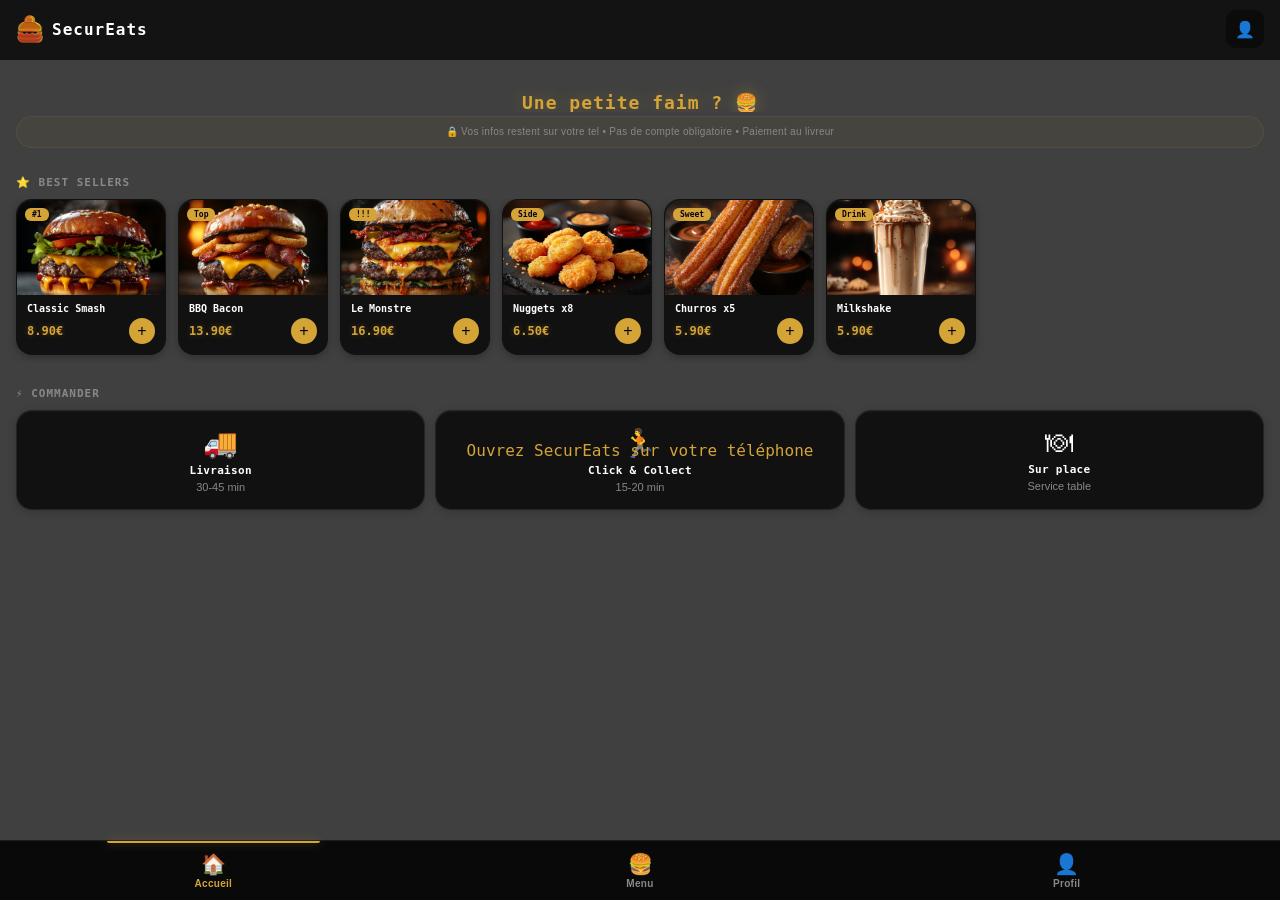
<file: index.html>
<!DOCTYPE html>
<html lang="fr">
<head>
  <meta charset="UTF-8">
  <meta name="viewport" content="width=device-width, initial-scale=1.0, maximum-scale=1.0, user-scalable=no, viewport-fit=cover">
  <meta name="theme-color" content="#000000">
  <meta name="apple-mobile-web-app-capable" content="yes">
  <meta name="apple-mobile-web-app-status-bar-style" content="black-translucent">
  <meta http-equiv="Content-Security-Policy" content="default-src 'self'; script-src 'self'; style-src 'self' 'unsafe-inline' https://fonts.googleapis.com; font-src https://fonts.gstatic.com; img-src 'self' data: blob:; media-src 'self' blob: data:;">
  <title>SecurEats</title>
  <link rel="manifest" href="manifest.json">
  <link rel="stylesheet" href="css/style.css">
</head>
<body>

  <!-- VIDEO BACKGROUND -->
  <video class="video-bg" autoplay muted loop playsinline>
    <source src="img/videoFondSite.mp4" type="video/mp4">
  </video>
  <div class="video-overlay"></div>

  <!-- HOME -->
  <div id="home-screen" class="screen active">
    <div class="header">
      <h1 class="header-title"><img src="img/burger_logo.png" alt="" class="header-logo"> SecurEats</h1>
      <button class="header-btn" id="btn-profile">&#128100;</button>
    </div>
    <!-- Animated taglines -->
    <div class="tagline-wrap">
      <div class="tagline-slider" id="tagline-slider">
        <span class="tagline">Une petite faim ? &#127828;</span>
        <span class="tagline">Une grosse dalle ? &#128293;</span>
        <span class="tagline">Un creux &agrave; minuit ? &#127769;</span>
        <span class="tagline">On g&egrave;re. &#129316;</span>
      </div>
    </div>
    <div class="secure-reminder">
      <span>&#128274;</span> Vos infos restent sur votre tel &bull; Pas de compte obligatoire &bull; Paiement au livreur
    </div>

    <div class="section-label">&#11088; Best sellers</div>
    <div class="carousel-wrapper"><div class="carousel" id="bestseller-carousel"></div></div>
    <div class="section-label">&#9889; Commander</div>
    <div class="quick-actions">
      <button class="quick-card" data-mode="livraison"><span class="qa-icon">&#128666;</span><span class="qa-label">Livraison</span><span class="qa-sub">30-45 min</span></button>
      <button class="quick-card" data-mode="collect"><span class="qa-icon">&#127939;</span><span class="qa-label">Click &amp; Collect</span><span class="qa-sub">15-20 min</span></button>
      <button class="quick-card" data-mode="surplace"><span class="qa-icon">&#127869;</span><span class="qa-label">Sur place</span><span class="qa-sub">Service table</span></button>
    </div>
    <div class="section-label" id="recent-label" style="display:none">&#128230; Mes commandes</div>
    <div class="delivery-list" id="delivery-list"></div>
  </div>

  <!-- MENU -->
  <div id="menu-screen" class="screen">
    <div class="header"><button class="back-btn" id="menu-back">&#8249;</button><h1 class="header-title">Menu</h1><button class="header-btn cart-header-btn" id="menu-cart-btn">&#128722;<span class="mini-badge" id="menu-badge">0</span></button></div>
    <div class="cat-tabs" id="cat-tabs">
      <button class="cat-tab active" data-cat="burgers">&#127828; Burgers</button>
      <button class="cat-tab" data-cat="sides">&#127839; Sides</button>
      <button class="cat-tab" data-cat="desserts">&#127849; Desserts</button>
      <button class="cat-tab" data-cat="boissons">&#129380; Boissons</button>
    </div>
    <div class="app-menu-grid" id="app-menu-grid"></div>
    <div class="floating-cart" id="floating-cart">
      <div class="floating-cart-info"><span class="floating-cart-count" id="fc-count">0</span><span class="floating-cart-total" id="fc-total">0.00 &euro;</span></div>
      <button class="floating-cart-btn" id="fc-btn">Panier &#8250;</button>
    </div>
  </div>

  <!-- CART -->
  <div id="cart-screen" class="screen">
    <div class="header"><button class="back-btn" id="cart-back">&#8249;</button><h1 class="header-title">Panier</h1><div style="width:40px"></div></div>
    <div class="cart-list" id="cart-list"></div>
    <div class="cart-summary" id="cart-summary">
      <div class="cart-sum-row"><span>Sous-total</span><span id="cs-subtotal">0.00 &euro;</span></div>
      <div class="cart-sum-row" id="cs-fee-row"><span>Livraison</span><span id="cs-fee">2.99 &euro;</span></div>
      <div class="cart-sum-row total"><span>Total</span><span id="cs-total">0.00 &euro;</span></div>
    </div>
    <div style="padding:0 20px 120px;"><button class="btn-gold-full" id="btn-to-mode">Continuer</button></div>
  </div>

  <!-- MODE -->
  <div id="mode-screen" class="screen">
    <div class="header"><button class="back-btn" id="mode-back">&#8249;</button><h1 class="header-title">R&eacute;cup&eacute;ration</h1><div style="width:40px"></div></div>
    <div class="mode-selection">
      <button class="mode-card" data-mode="livraison"><span class="mode-icon">&#128666;</span><div><div class="mode-label">Livraison</div><div class="mode-desc">Chez vous en 30-45 min &bull; Vous payez au livreur</div></div></button>
      <button class="mode-card" data-mode="collect"><span class="mode-icon">&#127939;</span><div><div class="mode-label">Click &amp; Collect</div><div class="mode-desc">Pr&ecirc;t en 15-20 min &bull; Vous r&eacute;cup&eacute;rez au comptoir</div></div></button>
      <button class="mode-card" data-mode="surplace"><span class="mode-icon">&#127869;</span><div><div class="mode-label">Sur place</div><div class="mode-desc">On vous sert &agrave; table</div></div></button>
    </div>
  </div>

  <!-- CHECKOUT -->
  <div id="checkout-screen" class="screen">
    <div class="header"><button class="back-btn" id="checkout-back">&#8249;</button><h1 class="header-title" id="checkout-title">Vos infos</h1><div style="width:40px"></div></div>
    <div class="form-wrap">
      <div class="chosen-mode-bar" id="chosen-mode-bar"></div>
      <div class="form-group"><label class="form-label">Pr&eacute;nom</label><input class="form-input" id="f-name" type="text" placeholder="Votre pr&eacute;nom"></div>
      <div class="form-group"><label class="form-label">T&eacute;l&eacute;phone</label><input class="form-input" id="f-phone" type="tel" placeholder="+33 6 12 34 56 78"></div>
      <div class="form-group" id="fg-address"><label class="form-label">Adresse de livraison</label><textarea class="form-textarea" id="f-address" placeholder="Adresse, code porte, &eacute;tage..."></textarea></div>
      <div class="form-group" id="fg-table" style="display:none"><label class="form-label">N&deg; de table</label><input class="form-input" id="f-table" type="number" min="1" placeholder="12"></div>
      <div class="form-group"><label class="form-label">Instructions</label><input class="form-input" id="f-notes" type="text" placeholder="Allergies, sans sauce..."></div>

      <div class="pay-info" id="pay-info">
        <span class="pay-info-icon">&#128179;</span>
        <div><strong>Vous payez au livreur</strong><br>CB ou esp&egrave;ces &agrave; la porte. Pas besoin d'enregistrer votre carte.</div>
      </div>

      <div class="order-total-bar"><span>Total</span><span id="checkout-total">0.00 &euro;</span></div>
      <button class="btn-gold-full" id="btn-confirm">&#9989; Confirmer la commande</button>
    </div>
  </div>

  <!-- CONFIRMATION -->
  <div id="confirm-screen" class="screen">
    <div class="confirm-wrap">
      <div class="confirm-check">&#9989;</div>
      <h1 class="confirm-title">Commande confirm&eacute;e !</h1>
      <p class="confirm-id" id="confirm-id">#XXXXXXXX</p>
      <div class="confirm-card" id="confirm-card"></div>
      <div class="confirm-eta" id="confirm-eta">
        <span class="eta-icon">&#128666;</span>
        <div><div class="eta-label">Estimation</div><div class="eta-time" id="eta-time"></div></div>
      </div>
      <p class="confirm-note" id="confirm-note"></p>
      <div class="confirm-qr-wrap">
        <p class="confirm-qr-label">QR code s&eacute;curis&eacute; AES-256</p>
        <div class="qr-container-sm"><canvas id="qr-canvas"></canvas></div>
      </div>
      <div class="confirm-share-section">
        <p class="confirm-share-label">&#127873; Un pote qui commande sur Uber ? Rendez-lui service.</p>
        <button class="btn-gold-full" id="btn-share-app">Envoyer le lien &agrave; un ami</button>
      </div>
      <button class="btn-outline" id="btn-go-home">Retour &agrave; l'accueil</button>
    </div>
  </div>

  <!-- PROFILE -->
  <div id="profile-screen" class="screen">
    <div class="header"><button class="back-btn" id="profile-back">&#8249;</button><h1 class="header-title">Profil</h1><div style="width:40px"></div></div>
    <div class="profile-wrap">
      <div class="profile-avatar" id="profile-avatar">?</div>
      <div class="profile-name" id="profile-name">Invit&eacute;</div>
      <p class="profile-sub">Cr&eacute;ez un compte pour l'historique et le parrainage</p>
      <div class="form-group"><label class="form-label">Pr&eacute;nom</label><input class="form-input" id="p-first" type="text" placeholder="Pr&eacute;nom"></div>
      <div class="form-group"><label class="form-label">Email</label><input class="form-input" id="p-email" type="email" placeholder="email@exemple.com"></div>
      <div class="form-group"><label class="form-label">T&eacute;l&eacute;phone</label><input class="form-input" id="p-phone" type="tel" placeholder="+33 6 ..."></div>
      <button class="btn-gold-full" id="btn-save-profile">Sauvegarder</button>
    </div>
  </div>

  <!-- ITEM MODAL -->
  <div class="modal-overlay" id="item-modal">
    <div class="modal">
      <div class="item-modal-emoji" id="im-emoji"></div>
      <h2 class="modal-title" id="im-name"></h2>
      <p class="modal-text" id="im-desc"></p>
      <div class="item-modal-price" id="im-price"></div>
      <div class="item-modal-qty"><button class="qty-circle" id="im-minus">&minus;</button><span class="qty-num" id="im-qty">1</span><button class="qty-circle" id="im-plus">+</button></div>
      <button class="btn-gold-full" id="im-add">Ajouter</button>
    </div>
  </div>

  <!-- BOTTOM NAV -->
  <nav class="bottom-nav" id="bottom-nav">
    <button class="bnav-item active" data-tab="home"><span class="bnav-icon">&#127968;</span><span class="bnav-label">Accueil</span></button>
    <button class="bnav-item" data-tab="menu"><span class="bnav-icon">&#127828;</span><span class="bnav-label">Menu</span></button>
    <button class="bnav-item" data-tab="profile"><span class="bnav-icon">&#128100;</span><span class="bnav-label">Profil</span></button>
  </nav>

  <!-- INSTALL PROMPT -->
  <div class="install-banner" id="install-banner">
    <div class="install-content">
      <img src="img/burger_logo.png" alt="" class="install-logo">
      <div class="install-text">
        <strong>Installer SecurEats</strong>
        <span>Acc&egrave;s rapide, hors-ligne, comme une vraie app</span>
      </div>
    </div>
    <div class="install-actions">
      <button class="install-btn" id="btn-install">Installer</button>
      <button class="install-dismiss" id="btn-install-dismiss">Plus tard</button>
    </div>
  </div>

  <!-- iOS INSTALL GUIDE -->
  <div class="modal-overlay" id="ios-modal">
    <div class="modal ios-guide">
      <img src="img/burger_logo.png" alt="" class="install-logo" style="margin:0 auto 12px;display:block;">
      <h2 class="modal-title">Installer SecurEats</h2>
      <div class="ios-steps">
        <div class="ios-step"><span class="ios-num">1</span> Appuyez sur <strong>Partager</strong> <span class="ios-icon">&#9757;</span></div>
        <div class="ios-step"><span class="ios-num">2</span> Puis <strong>Sur l'&eacute;cran d'accueil</strong></div>
        <div class="ios-step"><span class="ios-num">3</span> Puis <strong>Ajouter</strong></div>
      </div>
      <button class="btn-gold-full" id="btn-ios-ok">Compris</button>
    </div>
  </div>

  <div class="toast" id="toast"></div>
  <script src="js/db.js"></script>
  <script src="js/crypto.js"></script>
  <script src="js/qr.js"></script>
  <script src="js/scanner.js"></script>
  <script src="js/app.js"></script>
</body>
</html>
</file>
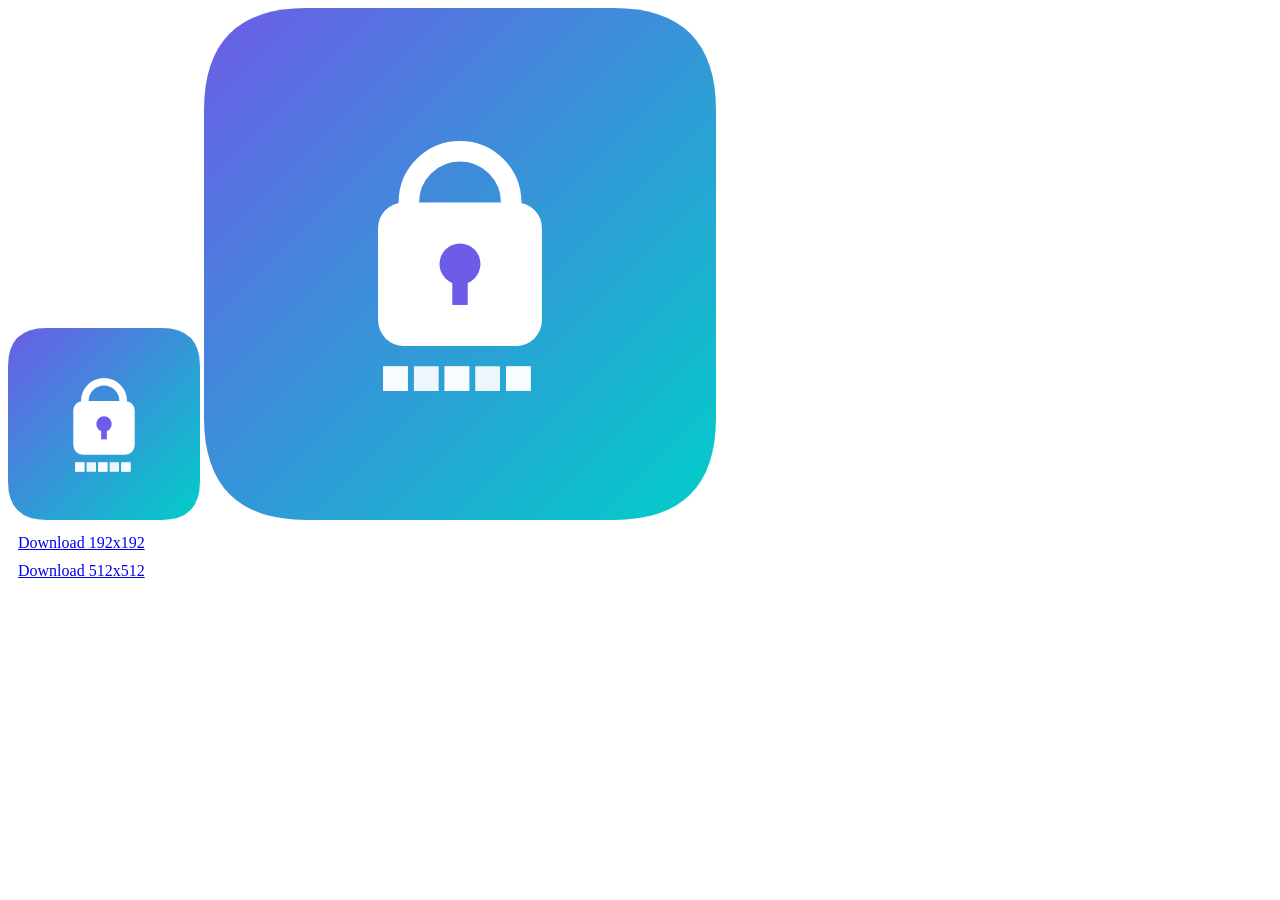
<file: generate-icons.html>
<!DOCTYPE html>
<html>
<head><title>Generate Icons</title></head>
<body>
<canvas id="c192" width="192" height="192"></canvas>
<canvas id="c512" width="512" height="512"></canvas>
<script>
function drawIcon(canvas) {
  const s = canvas.width;
  const ctx = canvas.getContext('2d');

  // Background gradient
  const grad = ctx.createLinearGradient(0, 0, s, s);
  grad.addColorStop(0, '#6c5ce7');
  grad.addColorStop(1, '#00cec9');

  // Rounded rect
  const r = s * 0.2;
  ctx.beginPath();
  ctx.moveTo(r, 0);
  ctx.lineTo(s - r, 0);
  ctx.quadraticCurveTo(s, 0, s, r);
  ctx.lineTo(s, s - r);
  ctx.quadraticCurveTo(s, s, s - r, s);
  ctx.lineTo(r, s);
  ctx.quadraticCurveTo(0, s, 0, s - r);
  ctx.lineTo(0, r);
  ctx.quadraticCurveTo(0, 0, r, 0);
  ctx.fillStyle = grad;
  ctx.fill();

  // Lock icon
  ctx.strokeStyle = 'white';
  ctx.fillStyle = 'white';
  ctx.lineWidth = s * 0.04;
  ctx.lineCap = 'round';

  const cx = s / 2;
  const cy = s * 0.52;
  const bw = s * 0.32;
  const bh = s * 0.28;
  const br = s * 0.05;

  // Lock body
  ctx.beginPath();
  ctx.roundRect(cx - bw/2, cy - bh/2, bw, bh, br);
  ctx.fill();

  // Lock shackle
  const sw = s * 0.2;
  const sh = s * 0.15;
  ctx.beginPath();
  ctx.arc(cx, cy - bh/2, sw/2, Math.PI, 0);
  ctx.stroke();

  // Keyhole
  ctx.fillStyle = '#6c5ce7';
  ctx.beginPath();
  ctx.arc(cx, cy - s*0.02, s * 0.04, 0, Math.PI * 2);
  ctx.fill();
  ctx.fillRect(cx - s*0.015, cy, s*0.03, s*0.06);

  // QR pattern (small)
  const qs = s * 0.06;
  const qx = cx - qs * 2.5;
  const qy = cy + bh/2 + s * 0.04;
  ctx.fillStyle = 'rgba(255,255,255,0.7)';
  for (let i = 0; i < 5; i++) {
    for (let j = 0; j < 5; j++) {
      if ((i + j) % 2 === 0) {
        ctx.fillRect(qx + i * qs, qy, qs * 0.8, qs * 0.8);
      }
    }
  }
}

drawIcon(document.getElementById('c192'));
drawIcon(document.getElementById('c512'));

// Download links
['c192', 'c512'].forEach(id => {
  const c = document.getElementById(id);
  const a = document.createElement('a');
  a.href = c.toDataURL('image/png');
  a.download = `icon-${c.width}.png`;
  a.textContent = `Download ${c.width}x${c.width}`;
  a.style.display = 'block';
  a.style.margin = '10px';
  document.body.appendChild(a);
});
</script>
</body>
</html>
</file>
<file: css/style.css>
/* SecurEats v2 - Neon Miami + Or/Blanc glacé */
@import url('https://fonts.googleapis.com/css2?family=Orbitron:wght@400;500;600;700;800;900&family=Rajdhani:wght@400;500;600;700&display=swap');

:root {
  --gold: #d4a437; --gold-light: #f5d98a; --gold-dark: #b8922e;
  --primary: #d4a437; --primary-dark: #b8922e;
  --accent: #d4a437;
  --danger: #ff4444; --success: #4caf50;
  --ice: #ffffff; --ice-muted: #888888;
  --bg: transparent; --bg-card: rgba(10,10,10,0.85); --bg-input: rgba(20,20,20,0.9); --border: rgba(255,255,255,0.08);
  --radius: 16px; --radius-sm: 10px;
  --shadow: 0 4px 24px rgba(0,0,0,0.4);
  --t: 0.25s ease;
}
*{margin:0;padding:0;box-sizing:border-box;}
html,body{font-family:'Rajdhani',sans-serif;background:var(--bg);color:var(--ice);min-height:100vh;min-height:100dvh;overflow-x:hidden;-webkit-font-smoothing:antialiased;-webkit-tap-highlight-color:transparent;user-select:none;position:relative;}

/* VIDEO BACKGROUND */
.video-bg{position:fixed;top:0;left:0;width:100%;height:100%;object-fit:cover;z-index:-2;}
.video-overlay{position:fixed;top:0;left:0;width:100%;height:100%;background:rgba(0,0,0,0.75);z-index:-1;}

/* SCREENS */
.screen{display:none;flex-direction:column;min-height:100vh;min-height:100dvh;}
.screen.active{display:flex;}

/* WELCOME */
.welcome-wrap{flex:1;display:flex;flex-direction:column;align-items:center;justify-content:center;padding:40px 24px;gap:16px;text-align:center;}
.welcome-logo{width:100px;height:100px;object-fit:contain;filter:drop-shadow(0 0 20px rgba(212,164,55,0.4));}
.welcome-title{font-family:'Orbitron',monospace;font-size:32px;font-weight:800;letter-spacing:3px;background:linear-gradient(135deg,var(--gold),var(--gold-light));-webkit-background-clip:text;-webkit-text-fill-color:transparent;background-clip:text;}
.welcome-sub{color:var(--ice-muted);font-size:15px;line-height:1.5;max-width:300px;}
.welcome-login{font-size:13px;color:var(--ice-muted);margin-top:8px;}
.welcome-login a{color:var(--gold);text-decoration:none;font-weight:600;}

/* BUTTONS */
.btn-gold-full{width:100%;padding:16px;border-radius:var(--radius-sm);border:none;background:linear-gradient(135deg,var(--gold),var(--gold-dark));color:#0b001a;font-family:'Orbitron',monospace;font-size:13px;font-weight:700;letter-spacing:1px;cursor:pointer;transition:var(--t);box-shadow:0 0 20px rgba(212,164,55,0.25);margin-top:8px;}
.btn-gold-full:active{transform:scale(0.97);}
.btn-gold-full:disabled{opacity:0.4;cursor:not-allowed;}
.btn-outline{width:100%;padding:14px;border-radius:var(--radius-sm);border:1px solid var(--border);background:transparent;color:var(--ice);font-size:14px;font-weight:600;cursor:pointer;transition:var(--t);margin-top:8px;}

/* HEADER */
.header{display:flex;align-items:center;justify-content:space-between;padding:12px 16px;padding-top:max(12px,env(safe-area-inset-top));background:rgba(0,0,0,0.7);backdrop-filter:blur(12px);-webkit-backdrop-filter:blur(12px);position:sticky;top:0;z-index:100;}
.header-title{font-family:'Orbitron',monospace;font-size:16px;font-weight:700;letter-spacing:1px;display:flex;align-items:center;gap:8px;}
.header-logo{width:28px;height:28px;object-fit:contain;}
.header-btn{width:38px;height:38px;border-radius:10px;border:none;background:var(--bg-card);color:var(--ice);font-size:16px;cursor:pointer;display:flex;align-items:center;justify-content:center;transition:var(--t);position:relative;}
.header-btn:active{background:var(--gold);color:#0b001a;}
.cart-header-btn{font-size:14px;}
.mini-badge{position:absolute;top:-4px;right:-4px;min-width:16px;height:16px;border-radius:8px;background:var(--primary);color:#fff;font-family:'Orbitron',monospace;font-size:9px;font-weight:700;display:flex;align-items:center;justify-content:center;padding:0 3px;}
.back-btn{background:none;border:none;color:var(--gold);font-size:18px;font-weight:700;cursor:pointer;padding:4px 8px;}

/* FORM */
.form-wrap{padding:0 20px 120px;flex:1;}
.form-group{margin-bottom:14px;}
.form-label{display:block;font-size:11px;font-weight:600;color:var(--ice-muted);text-transform:uppercase;letter-spacing:0.5px;margin-bottom:5px;}
.form-input,.form-textarea{width:100%;background:var(--bg-input);border:1px solid var(--border);border-radius:var(--radius-sm);padding:13px 14px;color:var(--ice);font-size:16px;font-family:inherit;outline:none;transition:var(--t);}
.form-input:focus,.form-textarea:focus{border-color:var(--gold);box-shadow:0 0 0 3px rgba(212,164,55,0.12);}
.form-textarea{min-height:64px;resize:vertical;}
.form-row{display:flex;gap:10px;}.form-row .form-group{flex:1;}
.form-switch{text-align:center;font-size:13px;color:var(--ice-muted);margin-top:16px;}
.form-switch a{color:var(--gold);text-decoration:none;font-weight:600;}
.radio-group{display:flex;gap:6px;flex-wrap:wrap;}
.radio-option{flex:1;min-width:80px;cursor:pointer;}
.radio-option input{display:none;}
.radio-label{display:block;padding:10px 6px;border-radius:var(--radius-sm);border:1px solid var(--border);background:var(--bg-input);text-align:center;font-size:12px;font-weight:600;transition:var(--t);}
.radio-option input:checked+.radio-label{border-color:var(--gold);background:rgba(212,164,55,0.08);color:var(--gold);}
.file-upload{display:block;cursor:pointer;}
.file-upload input{display:none;}
.file-label{display:block;padding:12px;border-radius:var(--radius-sm);border:1px dashed var(--border);text-align:center;color:var(--ice-muted);font-size:13px;transition:var(--t);}
.secure-note{text-align:center;font-size:11px;color:var(--ice-muted);margin-top:12px;}

/* (map removed) */

/* REFERRAL MINI */
.referral-mini{margin:0 16px 12px;padding:12px 16px;background:rgba(212,164,55,0.06);border:1px solid rgba(212,164,55,0.2);border-radius:var(--radius-sm);display:flex;align-items:center;justify-content:space-between;font-size:13px;cursor:pointer;}
.referral-mini strong{color:var(--gold-light);}
.referral-mini-btn{padding:6px 14px;border-radius:16px;border:none;background:var(--gold);color:#0b001a;font-family:'Orbitron',monospace;font-size:10px;font-weight:700;cursor:pointer;}

/* ANIMATED TAGLINES — slam style */
.tagline-wrap {
  padding: 16px 16px 4px;
  text-align: center;
  height: 52px;
  overflow: hidden;
}
.tagline-slider {
  display: flex;
  flex-direction: column;
  animation: slideTaglines 10s cubic-bezier(0.4,0,0.2,1) infinite;
}
.tagline {
  font-family: 'Orbitron', monospace;
  font-size: 18px;
  font-weight: 900;
  color: var(--gold);
  height: 52px;
  display: flex;
  align-items: center;
  justify-content: center;
  flex-shrink: 0;
  text-shadow: 0 0 16px rgba(212,164,55,0.4);
  letter-spacing: 1px;
}
@keyframes slideTaglines {
  0%, 18%   { transform: translateY(0); }
  22%, 43%  { transform: translateY(-52px); }
  47%, 68%  { transform: translateY(-104px); }
  72%, 93%  { transform: translateY(-156px); }
  97%, 100% { transform: translateY(0); }
}

.secure-reminder {
  margin: 4px 16px 12px;
  padding: 8px 14px;
  background: rgba(212,164,55,0.04);
  border: 1px solid rgba(212,164,55,0.1);
  border-radius: 20px;
  font-size: 10px;
  color: var(--ice-muted);
  text-align: center;
  letter-spacing: 0.3px;
  line-height: 1.4;
  backdrop-filter: blur(8px);
  -webkit-backdrop-filter: blur(8px);
}
.secure-reminder span { color: var(--gold); }

/* ===== 2026 PREMIUM TOUCHES ===== */

/* Glassmorphism cards */
.bs-card, .m-card, .quick-card, .delivery-card, .mode-card {
  backdrop-filter: blur(12px);
  -webkit-backdrop-filter: blur(12px);
  border: 1px solid rgba(255,255,255,0.04);
}

/* Subtle shine on gold buttons */
.btn-gold-full {
  position: relative;
  overflow: hidden;
}
.btn-gold-full::after {
  content: '';
  position: absolute;
  top: -50%; left: -50%;
  width: 200%; height: 200%;
  background: linear-gradient(
    115deg,
    transparent 40%,
    rgba(255,255,255,0.15) 45%,
    rgba(255,255,255,0.25) 50%,
    rgba(255,255,255,0.15) 55%,
    transparent 60%
  );
  animation: btnShine 4s ease-in-out infinite;
}
@keyframes btnShine {
  0% { transform: translateX(-100%) rotate(15deg); }
  30%, 100% { transform: translateX(100%) rotate(15deg); }
}

/* Smooth number counter on prices */
.m-card-price, .bs-price, .cart-item-price, .floating-cart-total {
  font-variant-numeric: tabular-nums;
}

/* Depth shadow on cards */
.m-card { box-shadow: 0 2px 8px rgba(0,0,0,0.3), inset 0 1px 0 rgba(255,255,255,0.03); }
.bs-card { box-shadow: 0 2px 8px rgba(0,0,0,0.3), inset 0 1px 0 rgba(255,255,255,0.03); }
.quick-card { box-shadow: 0 2px 8px rgba(0,0,0,0.2), inset 0 1px 0 rgba(255,255,255,0.03); }

/* Active gold ring on m-card */
.m-card:active { border-color: var(--gold); box-shadow: 0 0 0 2px rgba(212,164,55,0.15), 0 2px 8px rgba(0,0,0,0.3); }

/* Floating cart glassmorphism */
.floating-cart { backdrop-filter: blur(16px); -webkit-backdrop-filter: blur(16px); }

/* Bottom nav glass */
.bottom-nav { border-top: 1px solid rgba(255,255,255,0.04); }

/* Smooth add button ripple */
.m-card-add, .bs-add {
  position: relative;
  overflow: hidden;
}
.m-card-add:active::after, .bs-add:active::after {
  content: '';
  position: absolute; inset: 0;
  background: rgba(255,255,255,0.3);
  border-radius: 50%;
  animation: ripple 0.4s ease;
}
@keyframes ripple { from { transform: scale(0); opacity: 1; } to { transform: scale(2); opacity: 0; } }

/* Cart qty buttons hover glow */
.cart-qty-btn:active { background: rgba(212,164,55,0.1); border-color: var(--gold); color: var(--gold); }

/* Confirm page premium feel */
.confirm-card { backdrop-filter: blur(12px); -webkit-backdrop-filter: blur(12px); border: 1px solid rgba(255,255,255,0.04); }
.confirm-eta { backdrop-filter: blur(12px); -webkit-backdrop-filter: blur(12px); }

/* Form inputs premium */
.form-input, .form-textarea {
  backdrop-filter: blur(8px);
  -webkit-backdrop-filter: blur(8px);
}

/* Install banner glass */
.install-banner { backdrop-filter: blur(16px); -webkit-backdrop-filter: blur(16px); }

/* Scrollbar gold */
::-webkit-scrollbar { width: 3px; }
::-webkit-scrollbar-track { background: transparent; }
::-webkit-scrollbar-thumb { background: rgba(212,164,55,0.2); border-radius: 2px; }

/* SECTION LABEL */
.section-label{font-family:'Orbitron',monospace;font-size:11px;font-weight:700;color:var(--ice-muted);text-transform:uppercase;letter-spacing:1px;padding:0 16px;margin:16px 0 10px;}

/* QUICK ACTIONS */
.quick-actions{display:flex;gap:10px;padding:0 16px;margin-bottom:16px;}
.quick-card{flex:1;background:var(--bg-card);border:1px solid var(--border);border-radius:var(--radius);padding:16px 10px;text-align:center;cursor:pointer;transition:var(--t);display:flex;flex-direction:column;align-items:center;gap:4px;font-family:inherit;color:var(--ice);}
.quick-card:active{border-color:var(--gold);transform:scale(0.96);box-shadow:0 0 12px rgba(212,164,55,0.15);}
.qa-icon{font-size:28px;}
.qa-label{font-family:'Orbitron',monospace;font-size:11px;font-weight:700;letter-spacing:0.3px;}
.qa-sub{font-size:11px;color:var(--ice-muted);}

/* CAROUSEL */
.carousel-wrapper{position:relative;margin-bottom:8px;}
.carousel{display:flex;gap:12px;padding:0 16px 8px;overflow-x:auto;scroll-snap-type:x mandatory;-webkit-overflow-scrolling:touch;scrollbar-width:none;}
.carousel::-webkit-scrollbar{display:none;}
.bs-card{flex:0 0 150px;scroll-snap-align:start;background:var(--bg-card);border-radius:var(--radius);overflow:hidden;cursor:pointer;transition:var(--t);border:1px solid transparent;position:relative;}
.bs-card:active{border-color:var(--gold);transform:scale(0.97);}
.bs-badge{position:absolute;top:8px;left:8px;background:var(--gold);color:#0b001a;font-family:'Orbitron',monospace;font-size:8px;font-weight:800;padding:2px 7px;border-radius:6px;z-index:2;}
.bs-visual{height:95px;overflow:hidden;display:flex;align-items:center;justify-content:center;}
.bs-visual img{width:100%;height:100%;object-fit:cover;border-radius:var(--radius) var(--radius) 0 0;mask-image:radial-gradient(ellipse 90% 85% at center,black 60%,transparent 100%);-webkit-mask-image:radial-gradient(ellipse 90% 85% at center,black 60%,transparent 100%);}
.bs-body{padding:8px 10px 10px;}
.bs-name{font-family:'Orbitron',monospace;font-size:10px;font-weight:700;margin-bottom:4px;}
.bs-footer{display:flex;justify-content:space-between;align-items:center;}
.bs-price{font-family:'Orbitron',monospace;font-size:12px;font-weight:800;color:var(--gold);text-shadow:0 0 6px rgba(212,164,55,0.3);}
.bs-add{width:26px;height:26px;border-radius:50%;border:none;background:var(--gold);color:#0b001a;font-size:16px;cursor:pointer;display:flex;align-items:center;justify-content:center;}

/* DELIVERY CARDS */
.delivery-list{padding:0 16px;margin-bottom:16px;}
.delivery-card{background:var(--bg-card);border-radius:var(--radius);padding:14px;margin-bottom:10px;border:1px solid transparent;transition:var(--t);}
.delivery-card-header{display:flex;justify-content:space-between;align-items:center;margin-bottom:6px;}
.delivery-id{font-size:12px;color:var(--ice-muted);font-family:monospace;}
.delivery-status{font-size:10px;font-weight:600;padding:3px 8px;border-radius:16px;text-transform:uppercase;}
.status-preparing{background:rgba(245,255,58,0.1);color:var(--neon-yellow);}
.status-transit{background:rgba(0,240,255,0.1);color:var(--accent);}
.status-delivered{background:rgba(57,255,20,0.1);color:var(--success);}
.delivery-items-preview{font-size:13px;color:var(--gold-light);white-space:nowrap;overflow:hidden;text-overflow:ellipsis;}
.delivery-card-footer{display:flex;justify-content:space-between;align-items:center;margin-top:6px;}
.delivery-date{font-size:11px;color:var(--ice-muted);}
.delivery-total{font-family:'Orbitron',monospace;font-size:12px;font-weight:700;color:var(--gold);}

/* MENU */
.cat-tabs{display:flex;gap:4px;padding:0 12px 10px;overflow-x:auto;scrollbar-width:none;}
.cat-tabs::-webkit-scrollbar{display:none;}
.cat-tab{padding:8px 14px;border-radius:20px;border:1px solid var(--border);background:var(--bg-card);color:var(--ice-muted);font-size:12px;font-weight:600;cursor:pointer;white-space:nowrap;transition:var(--t);}
.cat-tab.active{background:rgba(212,164,55,0.1);border-color:var(--gold);color:var(--gold);}
.app-menu-grid{display:grid;grid-template-columns:repeat(2,1fr);gap:10px;padding:0 12px 160px;}
.m-card{background:var(--bg-card);border-radius:var(--radius);overflow:hidden;cursor:pointer;transition:var(--t);border:1px solid transparent;}
.m-card:active{border-color:var(--gold);transform:scale(0.97);}
.m-card-visual{height:110px;overflow:hidden;display:flex;align-items:center;justify-content:center;}
.m-card-visual img{width:100%;height:100%;object-fit:cover;mask-image:radial-gradient(ellipse 90% 85% at center,black 60%,transparent 100%);-webkit-mask-image:radial-gradient(ellipse 90% 85% at center,black 60%,transparent 100%);}
.m-card-visual.bg-burger{background:linear-gradient(135deg,#2d0a1a,#150030);}
.m-card-visual.bg-side{background:linear-gradient(135deg,#0a2d1a,#150030);}
.m-card-visual.bg-dessert{background:linear-gradient(135deg,#2d0a2a,#150030);}
.m-card-visual.bg-drink{background:linear-gradient(135deg,#0a1a2d,#150030);}
.m-card-body{padding:8px 10px 12px;}
.m-card-name{font-family:'Orbitron',monospace;font-size:11px;font-weight:600;margin-bottom:2px;}
.m-card-desc{font-size:10px;color:var(--ice-muted);-webkit-line-clamp:1;-webkit-box-orient:vertical;display:-webkit-box;overflow:hidden;margin-bottom:6px;}
.m-card-footer{display:flex;justify-content:space-between;align-items:center;}
.m-card-price{font-family:'Orbitron',monospace;font-size:13px;font-weight:800;color:var(--gold);text-shadow:0 0 6px rgba(212,164,55,0.3);}
.m-card-add{width:30px;height:30px;border-radius:50%;border:none;background:var(--gold);color:#0b001a;font-size:18px;cursor:pointer;display:flex;align-items:center;justify-content:center;}

/* FLOATING CART */
.floating-cart{position:fixed;bottom:max(72px,calc(env(safe-area-inset-bottom,16px)+68px));left:12px;right:12px;background:var(--bg-card);border:1px solid var(--gold);border-radius:var(--radius);padding:12px 16px;display:none;align-items:center;justify-content:space-between;box-shadow:0 0 20px rgba(212,164,55,0.15);z-index:60;}
.floating-cart.visible{display:flex;}
.floating-cart-count{font-size:12px;color:var(--ice-muted);}
.floating-cart-total{font-family:'Orbitron',monospace;font-size:14px;font-weight:800;color:var(--gold);}
.floating-cart-btn{padding:8px 16px;border-radius:var(--radius-sm);border:none;background:var(--gold);color:#0b001a;font-family:'Orbitron',monospace;font-size:11px;font-weight:700;cursor:pointer;}

/* CART */
.cart-list{padding:0 20px;flex:1;overflow-y:auto;}
.cart-item{display:flex;align-items:center;gap:10px;padding:12px 0;border-bottom:1px solid var(--border);}
.cart-item-emoji{width:40px;height:40px;border-radius:10px;overflow:hidden;flex-shrink:0;background:var(--bg-input);}
.cart-item-emoji img{width:100%;height:100%;object-fit:cover;}
.cart-item-info{flex:1;min-width:0;}
.cart-item-name{font-size:13px;font-weight:600;}
.cart-item-price{font-family:'Orbitron',monospace;font-size:12px;color:var(--gold);font-weight:600;}
.cart-item-controls{display:flex;align-items:center;gap:6px;flex-shrink:0;}
.cart-qty-btn{width:28px;height:28px;border-radius:8px;border:1px solid var(--border);background:var(--bg-card);color:var(--ice);font-size:14px;cursor:pointer;display:flex;align-items:center;justify-content:center;}
.cart-qty-btn.remove{color:var(--danger);border-color:var(--danger);}
.cart-qty{font-family:'Orbitron',monospace;font-size:14px;font-weight:600;min-width:18px;text-align:center;}
.cart-empty-state{text-align:center;padding:60px 20px;color:var(--ice-muted);}
.cart-empty-state span{font-size:48px;display:block;margin-bottom:12px;opacity:0.4;}
.cart-summary{padding:14px 20px;border-top:1px solid var(--border);}
.cart-sum-row{display:flex;justify-content:space-between;font-size:13px;color:var(--ice-muted);margin-bottom:5px;}
.cart-sum-row.total{font-size:18px;font-weight:800;color:var(--ice);padding-top:10px;border-top:1px solid var(--border);margin-top:4px;}
.cart-sum-row.total span:last-child{font-family:'Orbitron',monospace;color:var(--gold);text-shadow:0 0 8px rgba(212,164,55,0.3);}
.discount-value{color:var(--success);}

/* MODE SELECTION */
.mode-selection{padding:20px;}
.mode-cards{display:flex;flex-direction:column;gap:10px;}
.mode-card{display:flex;align-items:center;gap:14px;background:var(--bg-card);border:1px solid var(--border);border-radius:var(--radius);padding:18px;cursor:pointer;transition:var(--t);text-align:left;color:var(--ice);font-family:inherit;}
.mode-card:active{border-color:var(--gold);transform:scale(0.98);box-shadow:0 0 12px rgba(212,164,55,0.12);}
.mode-icon{font-size:32px;flex-shrink:0;}
.mode-label{font-family:'Orbitron',monospace;font-size:14px;font-weight:700;letter-spacing:0.5px;}
.mode-desc{font-size:12px;color:var(--ice-muted);margin-top:2px;}
.chosen-mode-bar{display:flex;align-items:center;gap:8px;background:rgba(212,164,55,0.08);border:1px solid rgba(212,164,55,0.2);border-radius:var(--radius-sm);padding:10px 14px;margin-bottom:16px;font-size:13px;font-weight:600;}
.chosen-mode-bar:empty{display:none;}

/* PAYMENT */
.payment-cards{display:flex;gap:10px;margin:10px 0 16px;}
.pay-card{flex:1;padding:14px;border-radius:var(--radius-sm);border:1px solid var(--border);background:var(--bg-card);color:var(--ice);font-size:13px;font-weight:600;cursor:pointer;display:flex;align-items:center;gap:8px;justify-content:center;transition:var(--t);font-family:inherit;}
.pay-card.active{border-color:var(--gold);background:rgba(212,164,55,0.08);color:var(--gold);}
.pay-icon{font-size:18px;}
.cb-form{margin-bottom:8px;}
/* Payment info */
.pay-info{display:flex;align-items:center;gap:12px;background:var(--bg-card);border:1px solid var(--border);border-radius:var(--radius);padding:14px;margin:16px 0;font-size:13px;line-height:1.4;}
.pay-info-icon{font-size:24px;flex-shrink:0;}
.pay-info strong{color:var(--gold);}

.order-total-bar{display:flex;justify-content:space-between;align-items:center;padding:14px;background:var(--bg-card);border-radius:var(--radius-sm);margin:12px 0;font-size:16px;font-weight:700;}
.order-total-bar span:last-child{font-family:'Orbitron',monospace;color:var(--gold);text-shadow:0 0 8px rgba(212,164,55,0.3);}

/* CONFIRMATION */
.confirm-wrap{flex:1;padding:32px 20px;text-align:center;overflow-y:auto;padding-bottom:40px;}
.confirm-check{font-size:64px;margin-bottom:12px;}
.confirm-title{font-family:'Orbitron',monospace;font-size:22px;font-weight:800;margin-bottom:6px;background:linear-gradient(135deg,var(--gold),var(--gold-light));-webkit-background-clip:text;-webkit-text-fill-color:transparent;background-clip:text;}
.confirm-id{font-family:monospace;font-size:14px;color:var(--ice-muted);margin-bottom:20px;}
.confirm-card{background:var(--bg-card);border-radius:var(--radius);padding:14px;margin-bottom:16px;text-align:left;}
.confirm-line{display:flex;justify-content:space-between;padding:7px 0;font-size:13px;}
.confirm-line+.confirm-line{border-top:1px solid var(--border);}
.confirm-label{color:var(--ice-muted);}
.confirm-line.total{font-weight:700;font-size:15px;}
.confirm-line.total span:last-child{font-family:'Orbitron',monospace;color:var(--gold);}
.confirm-eta{display:flex;align-items:center;gap:12px;background:var(--bg-card);border:1px solid rgba(212,164,55,0.2);border-radius:var(--radius);padding:14px;margin-bottom:12px;text-align:left;}
.eta-icon{font-size:28px;}
.eta-label{font-size:12px;color:var(--ice-muted);}
.eta-time{font-family:'Orbitron',monospace;font-size:14px;font-weight:700;color:var(--gold-light);}
.confirm-note{font-size:13px;color:var(--ice-muted);margin-bottom:16px;line-height:1.5;}
.confirm-qr-wrap{margin-bottom:16px;}
.confirm-qr-label{font-size:12px;color:var(--ice-muted);margin-bottom:8px;}
.qr-container-sm{background:#fff;border-radius:12px;padding:12px;display:inline-block;}
.qr-container-sm canvas{max-width:200px;height:auto;}
.qr-secret{font-family:'Orbitron',monospace;font-size:14px;color:var(--gold);margin-top:8px;letter-spacing:2px;text-shadow:0 0 8px rgba(212,164,55,0.3);}
.confirm-actions{display:flex;flex-direction:column;gap:8px;max-width:300px;margin:0 auto;}

/* SHARE */
.share-wrap{padding:20px;text-align:center;}
.share-hero-icon{font-size:56px;margin-bottom:12px;}
.share-title{font-family:'Orbitron',monospace;font-size:20px;font-weight:800;margin-bottom:8px;}
.share-sub{font-size:14px;color:var(--ice-muted);margin-bottom:20px;line-height:1.5;}
.share-sub strong{color:var(--gold-light);}
.share-code-box{display:flex;align-items:center;gap:10px;background:var(--bg-card);border:1px dashed var(--gold);border-radius:var(--radius-sm);padding:14px;margin-bottom:16px;justify-content:center;}
.share-code-box span{font-family:'Orbitron',monospace;font-size:16px;font-weight:700;color:var(--gold-light);letter-spacing:2px;}
.share-copy-btn{padding:6px 14px;border-radius:8px;border:none;background:var(--gold);color:#0b001a;font-family:'Orbitron',monospace;font-size:10px;font-weight:700;cursor:pointer;}
.share-buttons{display:flex;gap:10px;margin-bottom:20px;}
.share-btn{flex:1;padding:12px;border-radius:var(--radius-sm);border:1px solid var(--border);background:var(--bg-card);color:var(--ice);font-size:13px;font-weight:600;cursor:pointer;transition:var(--t);}
.share-btn:active{border-color:var(--gold);}
.share-stats{display:flex;gap:16px;justify-content:center;}
.share-stat{text-align:center;}
.share-stat-val{display:block;font-family:'Orbitron',monospace;font-size:22px;font-weight:800;color:var(--gold);}
.share-stat-label{font-size:11px;color:var(--ice-muted);}

/* JOBS */
.jobs-hero{text-align:center;padding:20px 0;margin-bottom:16px;}
.jobs-icon{font-size:48px;margin-bottom:8px;}
.jobs-hero h2{font-family:'Orbitron',monospace;font-size:18px;font-weight:700;margin-bottom:6px;}
.jobs-hero p{font-size:14px;color:var(--ice-muted);}

/* PROFILE */
.profile-wrap{padding:20px;text-align:center;}
.profile-avatar{width:64px;height:64px;border-radius:50%;background:linear-gradient(135deg,var(--gold),var(--gold-dark));color:#0b001a;font-family:'Orbitron',monospace;font-size:28px;font-weight:800;display:flex;align-items:center;justify-content:center;margin:0 auto 10px;}
.profile-name{font-family:'Orbitron',monospace;font-size:16px;font-weight:700;margin-bottom:2px;}
.profile-email{font-size:13px;color:var(--ice-muted);margin-bottom:20px;}
.profile-menu{text-align:left;}
.profile-item{display:flex;justify-content:space-between;align-items:center;width:100%;padding:14px;background:var(--bg-card);border:none;border-radius:var(--radius-sm);color:var(--ice);font-size:14px;font-weight:500;cursor:pointer;margin-bottom:6px;transition:var(--t);font-family:inherit;}
.profile-item:active{background:var(--bg-input);}
.profile-item span{color:var(--ice-muted);font-size:16px;}
.profile-item.danger{color:var(--danger);}

/* ITEM MODAL */
.modal-overlay{position:fixed;inset:0;background:rgba(11,0,26,0.8);z-index:150;display:none;align-items:center;justify-content:center;padding:20px;}
.modal-overlay.active{display:flex;}
.modal{background:var(--bg-card);border-radius:var(--radius);padding:24px;width:100%;max-width:340px;text-align:center;border:1px solid var(--border);box-shadow:0 0 30px rgba(212,164,55,0.08);}
.modal-title{font-family:'Orbitron',monospace;font-size:16px;font-weight:700;margin-bottom:8px;}
.modal-text{font-size:13px;color:var(--ice-muted);margin-bottom:12px;line-height:1.4;}
.item-modal-emoji{width:120px;height:120px;margin:0 auto 12px;border-radius:14px;overflow:hidden;}
.item-modal-emoji img{width:100%;height:100%;object-fit:cover;mask-image:radial-gradient(ellipse 90% 85% at center,black 60%,transparent 100%);-webkit-mask-image:radial-gradient(ellipse 90% 85% at center,black 60%,transparent 100%);}
.item-modal-price{font-family:'Orbitron',monospace;font-size:22px;font-weight:800;color:var(--gold);margin-bottom:14px;text-shadow:0 0 8px rgba(212,164,55,0.3);}
.item-modal-qty{display:flex;align-items:center;justify-content:center;gap:16px;margin-bottom:16px;}
.qty-circle{width:40px;height:40px;border-radius:50%;border:1px solid var(--border);background:var(--bg);color:var(--ice);font-size:18px;cursor:pointer;display:flex;align-items:center;justify-content:center;}
.qty-circle:active{border-color:var(--gold);color:var(--gold);}
.qty-num{font-family:'Orbitron',monospace;font-size:22px;font-weight:700;min-width:36px;text-align:center;}

/* BOTTOM NAV */
.bottom-nav{position:fixed;bottom:0;left:0;right:0;height:60px;padding-bottom:env(safe-area-inset-bottom,0);background:rgba(0,0,0,0.85);backdrop-filter:blur(16px);-webkit-backdrop-filter:blur(16px);border-top:1px solid var(--border);display:flex;z-index:90;}
.bnav-item{flex:1;display:flex;flex-direction:column;align-items:center;justify-content:center;gap:2px;background:none;border:none;color:var(--ice-muted);font-size:10px;font-weight:600;cursor:pointer;transition:var(--t);font-family:'Rajdhani',sans-serif;padding:4px 0;}
.bnav-item.active{color:var(--gold);}
.bnav-icon{font-size:20px;}
.bnav-label{font-size:10px;letter-spacing:0.3px;}

/* TOAST */
.toast{position:fixed;bottom:max(80px,calc(env(safe-area-inset-bottom,16px)+72px));left:50%;transform:translateX(-50%) translateY(80px);background:var(--bg-card);color:var(--ice);padding:10px 20px;border-radius:var(--radius-sm);font-size:13px;font-weight:500;box-shadow:var(--shadow);border:1px solid var(--border);z-index:200;opacity:0;transition:all 0.3s ease;pointer-events:none;white-space:nowrap;}
.toast.show{opacity:1;transform:translateX(-50%) translateY(0);}
.toast.success{border-color:var(--success);}
.toast.error{border-color:var(--danger);}

/* ANIMATIONS */
@keyframes shake{0%,100%{transform:translateX(0)}25%{transform:translateX(-8px)}50%{transform:translateX(8px)}75%{transform:translateX(-4px)}}

/* SHARE APP */
.confirm-share-section{margin:20px 0;padding:16px;background:rgba(212,164,55,0.06);border:1px solid rgba(212,164,55,0.2);border-radius:var(--radius);text-align:center;}
.confirm-share-label{font-size:13px;color:var(--ice-muted);margin-bottom:12px;}

/* INSTALL BANNER */
.install-banner{position:fixed;bottom:0;left:0;right:0;background:var(--bg-card);border-top:1px solid var(--gold);padding:16px 20px;z-index:200;display:none;flex-direction:column;gap:12px;animation:slideUpBanner 0.4s ease;}
.install-banner.show{display:flex;}
.install-content{display:flex;align-items:center;gap:12px;}
.install-logo{width:44px;height:44px;object-fit:contain;border-radius:12px;}
.install-text{display:flex;flex-direction:column;}
.install-text strong{font-family:'Orbitron',monospace;font-size:14px;letter-spacing:0.5px;}
.install-text span{font-size:12px;color:var(--ice-muted);}
.install-actions{display:flex;gap:10px;}
.install-btn{flex:1;padding:12px;border-radius:var(--radius-sm);border:none;background:var(--gold);color:#000;font-family:'Orbitron',monospace;font-size:12px;font-weight:700;letter-spacing:0.5px;cursor:pointer;}
.install-dismiss{padding:12px;border-radius:var(--radius-sm);border:1px solid var(--border);background:transparent;color:var(--ice-muted);font-size:12px;cursor:pointer;font-family:inherit;}
@keyframes slideUpBanner{from{transform:translateY(100%);}to{transform:translateY(0);}}

/* iOS guide */
.ios-guide{text-align:center;}
.ios-steps{margin:16px 0;text-align:left;}
.ios-step{display:flex;align-items:center;gap:10px;padding:12px;background:var(--bg-input);border-radius:var(--radius-sm);margin-bottom:8px;font-size:14px;}
.ios-num{width:28px;height:28px;border-radius:50%;background:var(--gold);color:#000;font-family:'Orbitron',monospace;font-size:13px;font-weight:800;display:flex;align-items:center;justify-content:center;flex-shrink:0;}
.ios-icon{font-size:18px;}

/* ===== MICRO-INTERACTIONS & POLISH ===== */

/* Smooth haptic-like feedback on all interactive elements */
button, .mode-card, .quick-card, .m-card, .bs-card, .delivery-card {
  -webkit-tap-highlight-color: transparent;
  touch-action: manipulation;
}

/* Active states with spring effect */
.m-card:active .m-card-visual img { transform: scale(1.04); }
.bs-card:active .bs-visual img { transform: scale(1.04); }
.quick-card:active .qa-icon { transform: scale(1.15); transition: transform 0.15s ease; }
.mode-card:active .mode-icon { transform: scale(1.1); transition: transform 0.15s ease; }

/* Gold glow on active buttons */
.btn-gold-full:active { box-shadow: 0 0 30px rgba(212,164,55,0.4); }
.floating-cart-btn:active { box-shadow: 0 0 16px rgba(212,164,55,0.4); transform: scale(0.95); }
.cat-tab:active { transform: scale(0.94); }
.cart-qty-btn:active { transform: scale(0.88); }
.bs-add:active { transform: scale(0.85); }
.m-card-add:active { transform: scale(0.85); }

/* Smooth transitions for images */
.m-card-visual img, .bs-visual img, .item-modal-emoji img { transition: transform 0.3s ease; }

/* Header scroll shadow */
.header { transition: box-shadow 0.3s ease; }

/* Bottom nav active indicator */
.bnav-item { position: relative; }
.bnav-item.active::before {
  content: '';
  position: absolute; top: 0; left: 25%; right: 25%; height: 2px;
  background: var(--gold); border-radius: 0 0 2px 2px;
  box-shadow: 0 0 8px rgba(212,164,55,0.4);
}

/* Card hover glow (for scroll feedback) */
.m-card { will-change: transform; }
.bs-card { will-change: transform; }

/* Smooth screen transitions */
.screen { animation: fadeIn 0.2s ease; }
@keyframes fadeIn { from { opacity: 0; } to { opacity: 1; } }

/* Pull-to-feel scroll overscroll */
#home-screen, #menu-screen { overscroll-behavior-y: contain; -webkit-overflow-scrolling: touch; }

/* Input focus animation */
.form-input:focus, .form-textarea:focus {
  transform: translateY(-1px);
  box-shadow: 0 0 0 3px rgba(212,164,55,0.12), 0 4px 12px rgba(0,0,0,0.2);
}

/* Modal entrance */
.modal { animation: modalPop 0.25s cubic-bezier(0.34, 1.56, 0.64, 1); }
@keyframes modalPop { from { transform: scale(0.85); opacity: 0; } to { transform: scale(1); opacity: 1; } }

/* Toast slide */
.toast.show { animation: toastIn 0.3s cubic-bezier(0.34, 1.56, 0.64, 1); }
@keyframes toastIn { from { transform: translateX(-50%) translateY(20px); opacity: 0; } to { transform: translateX(-50%) translateY(0); opacity: 1; } }

/* Confirm check bounce */
.confirm-check { animation: checkBounce 0.6s cubic-bezier(0.34, 1.56, 0.64, 1); }
@keyframes checkBounce { 0% { transform: scale(0); } 60% { transform: scale(1.2); } 100% { transform: scale(1); } }

/* Paris map pulse glow */
.paris-dot { animation: dotGlow 2s ease-in-out infinite; }
@keyframes dotGlow { 0%,100% { box-shadow: 0 0 16px var(--gold); } 50% { box-shadow: 0 0 28px var(--gold), 0 0 48px rgba(212,164,55,0.3); } }

/* ===== RESPONSIVE — EVERY BREAKPOINT ===== */

/* Desktop lock */
@media (min-width: 501px) {
  body::before { content: ''; position: fixed; inset: 0; z-index: 9999; background: var(--bg); }
  body::after {
    content: 'Ouvrez SecurEats sur votre t\00e9l\00e9phone';
    position: fixed; inset: 0; z-index: 10000;
    display: flex; align-items: center; justify-content: center;
    font-family: 'Orbitron', monospace; font-size: 16px;
    color: var(--gold); text-align: center; padding: 40px;
    background: var(--bg);
  }
}

/* Large phones — iPhone Plus, Samsung S series (430px) */
@media (max-width: 500px) and (min-width: 415px) {
  .app-menu-grid { gap: 12px; padding: 0 16px 160px; }
  .m-card-visual { height: 130px; }
  .m-card-name { font-size: 12px; }
  .m-card-desc { font-size: 11px; -webkit-line-clamp: 2; }
  .bs-card { flex: 0 0 165px; }
  .bs-visual { height: 105px; }
  .quick-card { padding: 18px 12px; }
  .qa-icon { font-size: 30px; }
  .home-map-card { margin: 0 16px 14px; }
  .confirm-title { font-size: 24px; }
  .item-modal-emoji { width: 140px; height: 140px; }
}

/* Standard phones — iPhone 14/15, Pixel (375-414px) */
@media (max-width: 414px) and (min-width: 376px) {
  .header-title { font-size: 15px; }
  .header-logo { width: 26px; height: 26px; }
  .app-menu-grid { gap: 10px; padding: 0 14px 160px; }
  .m-card-visual { height: 115px; }
  .m-card-name { font-size: 11px; }
  .m-card-price { font-size: 12px; }
  .bs-card { flex: 0 0 155px; }
  .bs-visual { height: 100px; }
  .bs-name { font-size: 10px; }
  .quick-actions { gap: 8px; padding: 0 14px; }
  .quick-card { padding: 14px 8px; }
  .qa-icon { font-size: 26px; }
  .qa-label { font-size: 10px; }
  .section-label { font-size: 10px; padding: 0 14px; }
  .home-map-card { margin: 0 14px 10px; padding: 14px; }
  .map-visual { height: 100px; }
  .floating-cart { left: 10px; right: 10px; padding: 10px 14px; }
  .floating-cart-total { font-size: 13px; }
  .floating-cart-btn { padding: 7px 14px; font-size: 10px; }
  .mode-card { padding: 16px; }
  .mode-icon { font-size: 28px; }
  .mode-label { font-size: 13px; }
  .confirm-title { font-size: 20px; }
}

/* Small phones — iPhone SE, iPhone Mini (320-375px) */
@media (max-width: 375px) and (min-width: 321px) {
  .header { padding: 10px 12px; }
  .header-title { font-size: 14px; gap: 6px; }
  .header-logo { width: 24px; height: 24px; }
  .app-menu-grid { gap: 8px; padding: 0 10px 150px; }
  .m-card-visual { height: 100px; }
  .m-card-body { padding: 6px 8px 10px; }
  .m-card-name { font-size: 10px; }
  .m-card-desc { font-size: 9px; }
  .m-card-price { font-size: 11px; }
  .m-card-add { width: 28px; height: 28px; font-size: 16px; }
  .bs-card { flex: 0 0 135px; }
  .bs-visual { height: 85px; }
  .bs-name { font-size: 9px; }
  .bs-price { font-size: 11px; }
  .bs-add { width: 24px; height: 24px; font-size: 14px; }
  .bs-badge { font-size: 7px; padding: 2px 5px; top: 6px; left: 6px; }
  .quick-actions { gap: 6px; padding: 0 10px; }
  .quick-card { padding: 12px 6px; border-radius: 12px; }
  .qa-icon { font-size: 24px; }
  .qa-label { font-size: 9px; }
  .qa-sub { font-size: 9px; }
  .section-label { font-size: 9px; padding: 0 10px; margin: 12px 0 8px; }
  .home-map-card { margin: 0 10px 8px; padding: 12px; }
  .map-visual { height: 80px; }
  .paris-zone { width: 110px; height: 80px; }
  .map-badge { font-size: 9px; }
  .referral-mini { margin: 0 10px 8px; padding: 10px 12px; font-size: 12px; }
  .cat-tabs { padding: 0 8px 8px; gap: 3px; }
  .cat-tab { padding: 7px 10px; font-size: 11px; }
  .floating-cart { left: 8px; right: 8px; padding: 10px 12px; bottom: max(68px, calc(env(safe-area-inset-bottom,12px)+64px)); }
  .floating-cart-count { font-size: 11px; }
  .floating-cart-total { font-size: 12px; }
  .floating-cart-btn { padding: 6px 12px; font-size: 10px; }
  .cart-item { gap: 8px; padding: 10px 0; }
  .cart-item-emoji { width: 36px; height: 36px; }
  .cart-item-name { font-size: 12px; }
  .cart-item-price { font-size: 11px; }
  .cart-qty-btn { width: 26px; height: 26px; font-size: 13px; }
  .cart-qty { font-size: 13px; }
  .cart-sum-row.total { font-size: 16px; }
  .form-wrap { padding: 0 14px 110px; }
  .form-input, .form-textarea { padding: 11px 12px; font-size: 15px; }
  .form-label { font-size: 10px; }
  .btn-gold-full { padding: 14px; font-size: 12px; }
  .mode-card { padding: 14px; gap: 10px; }
  .mode-icon { font-size: 26px; }
  .mode-label { font-size: 12px; }
  .mode-desc { font-size: 11px; }
  .order-total-bar { padding: 12px; font-size: 15px; }
  .confirm-wrap { padding: 24px 14px 32px; }
  .confirm-check { font-size: 52px; }
  .confirm-title { font-size: 18px; }
  .confirm-line { font-size: 12px; }
  .eta-time { font-size: 12px; }
  .confirm-note { font-size: 12px; }
  .item-modal-emoji { width: 100px; height: 100px; }
  .item-modal-price { font-size: 20px; }
  .qty-circle { width: 36px; height: 36px; font-size: 16px; }
  .qty-num { font-size: 20px; }
  .modal { padding: 20px; max-width: 300px; }
  .modal-title { font-size: 14px; }
  .bottom-nav { height: 56px; }
  .bnav-icon { font-size: 18px; }
  .bnav-label { font-size: 9px; }
  .profile-avatar { width: 56px; height: 56px; font-size: 24px; }
  .profile-name { font-size: 14px; }
  .pay-info { padding: 12px; font-size: 12px; }
  .pay-info-icon { font-size: 20px; }
  .chosen-mode-bar { padding: 8px 12px; font-size: 12px; }
  .install-banner { padding: 12px 14px; }
  .install-text strong { font-size: 12px; }
  .install-logo { width: 38px; height: 38px; }
}

/* Tiny phones — iPhone SE 1st gen, Galaxy A (320px) */
@media (max-width: 320px) {
  .header { padding: 8px 8px; }
  .header-title { font-size: 12px; gap: 4px; letter-spacing: 0; }
  .header-logo { width: 22px; height: 22px; }
  .app-menu-grid { grid-template-columns: 1fr 1fr; gap: 6px; padding: 0 8px 140px; }
  .m-card-visual { height: 85px; }
  .m-card-body { padding: 5px 6px 8px; }
  .m-card-name { font-size: 9px; }
  .m-card-desc { display: none; }
  .m-card-price { font-size: 10px; }
  .m-card-add { width: 24px; height: 24px; font-size: 14px; }
  .bs-card { flex: 0 0 120px; }
  .bs-visual { height: 75px; }
  .bs-body { padding: 6px 8px 8px; }
  .bs-name { font-size: 8px; }
  .bs-price { font-size: 10px; }
  .quick-actions { gap: 4px; padding: 0 8px; }
  .quick-card { padding: 10px 4px; gap: 2px; }
  .qa-icon { font-size: 20px; }
  .qa-label { font-size: 8px; }
  .qa-sub { font-size: 8px; }
  .home-map-card { margin: 0 8px 6px; padding: 10px; }
  .map-visual { height: 70px; }
  .section-label { font-size: 8px; padding: 0 8px; }
  .bottom-nav { height: 52px; }
  .bnav-icon { font-size: 16px; }
  .bnav-label { font-size: 8px; }
  .floating-cart { bottom: max(60px, calc(env(safe-area-inset-bottom,8px)+56px)); left: 6px; right: 6px; }
  .welcome-logo { width: 70px; height: 70px; }
  .welcome-title { font-size: 24px; letter-spacing: 1px; }
  .welcome-sub { font-size: 13px; }
  .confirm-check { font-size: 44px; }
  .confirm-title { font-size: 16px; }
  .qr-container-sm canvas { max-width: 160px; }
}

/* Notch / Dynamic Island safe areas */
@supports (padding: max(0px)) {
  .header { padding-top: max(10px, env(safe-area-inset-top)); }
  .bottom-nav { padding-bottom: env(safe-area-inset-bottom, 0); height: calc(60px + env(safe-area-inset-bottom, 0)); }
  .floating-cart { bottom: max(72px, calc(env(safe-area-inset-bottom, 12px) + 68px)); }
  .install-banner { padding-bottom: max(16px, env(safe-area-inset-bottom)); }
  .confirm-wrap { padding-bottom: max(40px, calc(env(safe-area-inset-bottom) + 20px)); }
  .form-wrap { padding-bottom: max(120px, calc(env(safe-area-inset-bottom) + 100px)); }
}

/* Landscape lock */
@media (max-height: 500px) and (orientation: landscape) {
  .home-map-card { display: none; }
  .referral-mini { display: none; }
  .map-visual { height: 60px; }
  .quick-card { padding: 10px 6px; }
  .confirm-wrap { padding: 16px 20px; }
  .confirm-check { font-size: 36px; margin-bottom: 6px; }
}
</file>
